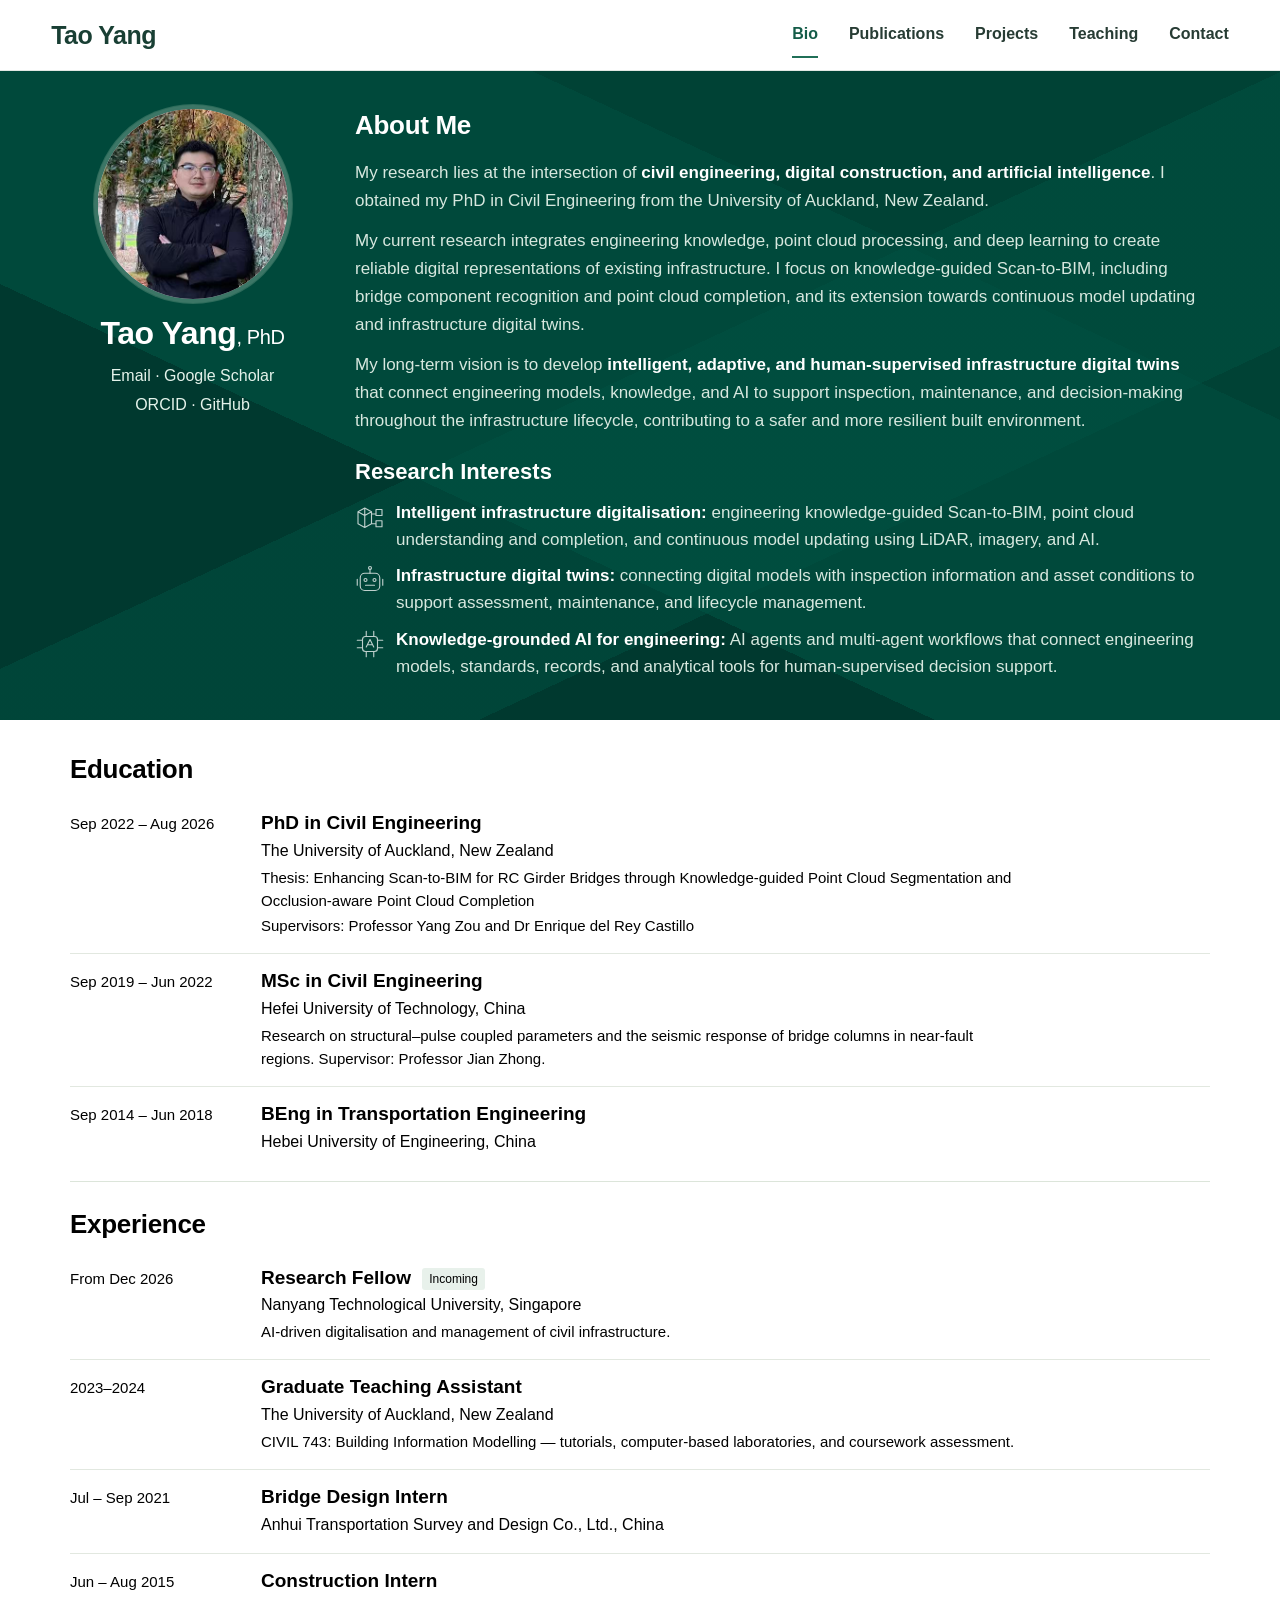
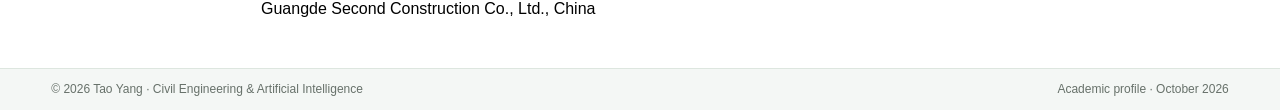
<file: index.html>
<!DOCTYPE html>
<html lang="en"><head><meta charset="utf-8"><meta name="viewport" content="width=device-width, initial-scale=1"><meta name="description" content="Tao Yang — Civil engineering researcher working on knowledge-guided Scan-to-BIM, infrastructure digital twins, and AI-enabled engineering."><title>Bio | Tao Yang</title>
<link rel="stylesheet" href="styles.css"></head><body class="bio-page"><header><div class="wrap nav"><a class="brand" href="index.html">Tao Yang</a><nav aria-label="Main navigation"><a aria-current="page" href="index.html">Bio</a><a href="publications.html">Publications</a><a href="projects.html">Projects</a><a href="teaching.html">Teaching</a><a href="contact.html">Contact</a></nav></div></header><main><div class="wrap"><div class="hero bio-overview"><aside class="profile"><div class="portrait-frame"><img class="portrait" src="tao-yang-portrait.jpg" alt="Portrait of Tao Yang outdoors" width="1279" height="1706"></div><h1 data-content="text-1">Tao Yang<span>, PhD</span></h1><div class="profile-links"><a href="mailto:tyan632@aucklanduni.ac.nz">Email</a> · <a href="https://scholar.google.com/citations?user=DIgNqW0AAAAJ&amp;hl=en" data-link="link-1">Google Scholar</a><br><a href="https://orcid.org/0000-0002-8576-0126" data-link="link-2">ORCID</a> · <a href="https://github.com/TaoYang-code" data-link="link-3">GitHub</a></div></aside><div class="bio"><h2 data-content="text-2">About Me</h2><p data-content="text-3">My research lies at the intersection of <strong>civil engineering, digital construction, and artificial intelligence</strong>. I obtained my PhD in Civil Engineering from the University of Auckland, New Zealand.</p><p data-content="text-4">My current research integrates engineering knowledge, point cloud processing, and deep learning to create reliable digital representations of existing infrastructure. I focus on knowledge-guided Scan-to-BIM, including bridge component recognition and point cloud completion, and its extension towards continuous model updating and infrastructure digital twins.</p><p data-content="text-5">My long-term vision is to develop <strong>intelligent, adaptive, and human-supervised infrastructure digital twins</strong> that connect engineering models, knowledge, and AI to support inspection, maintenance, and decision-making throughout the infrastructure lifecycle, contributing to a safer and more resilient built environment.</p><h3 class="interests-heading" data-content="text-6">Research Interests</h3><ul class="interest-list"><li><img class="interest-icon" src="icon-digital-twin.svg" alt=""><div data-content="text-35"><strong>Intelligent infrastructure digitalisation:</strong> engineering knowledge-guided Scan-to-BIM, point cloud understanding and completion, and continuous model updating using LiDAR, imagery, and AI.</div></li><li><img class="interest-icon" src="icon-robot.svg" alt=""><div data-content="text-36"><strong>Infrastructure digital twins:</strong> connecting digital models with inspection information and asset conditions to support assessment, maintenance, and lifecycle management.</div></li><li><img class="interest-icon" src="icon-ai.svg" alt=""><div data-content="text-37"><strong>Knowledge-grounded AI for engineering:</strong> AI agents and multi-agent workflows that connect engineering models, standards, records, and analytical tools for human-supervised decision support.</div></li></ul></div></div><div class="bio-history"><section class="history-section" aria-labelledby="education-heading"><h2 id="education-heading" data-content="text-7">Education</h2><div class="history-row"><time data-content="text-8">Sep 2022 – Aug 2026</time><div><h3 data-content="text-9">PhD in Civil Engineering</h3><p data-content="text-10">The University of Auckland, New Zealand</p><p class="history-detail" data-content="text-11">Thesis: Enhancing Scan-to-BIM for RC Girder Bridges through Knowledge-guided Point Cloud Segmentation and Occlusion-aware Point Cloud Completion</p><p class="history-detail" data-content="text-12">Supervisors: Professor Yang Zou and Dr Enrique del Rey Castillo</p></div></div><div class="history-row"><time data-content="text-13">Sep 2019 – Jun 2022</time><div><h3 data-content="text-14">MSc in Civil Engineering</h3><p data-content="text-15">Hefei University of Technology, China</p><p class="history-detail" data-content="text-16">Research on structural–pulse coupled parameters and the seismic response of bridge columns in near-fault regions. Supervisor: Professor Jian Zhong.</p></div></div><div class="history-row"><time data-content="text-17">Sep 2014 – Jun 2018</time><div><h3 data-content="text-18">BEng in Transportation Engineering</h3><p data-content="text-19">Hebei University of Engineering, China</p></div></div></section><section class="history-section" aria-labelledby="experience-heading"><h2 id="experience-heading" data-content="text-20">Experience</h2><div class="history-row"><time data-content="text-21">From Dec 2026</time><div><h3 data-content="text-22">Research Fellow <span class="incoming-label">Incoming</span></h3><p data-content="text-23">Nanyang Technological University, Singapore</p><p class="history-detail" data-content="text-24">AI-driven digitalisation and management of civil infrastructure.</p></div></div><div class="history-row"><time data-content="text-25">2023–2024</time><div><h3 data-content="text-26">Graduate Teaching Assistant</h3><p data-content="text-27">The University of Auckland, New Zealand</p><p class="history-detail" data-content="text-28">CIVIL 743: Building Information Modelling — tutorials, computer-based laboratories, and coursework assessment.</p></div></div><div class="history-row"><time data-content="text-29">Jul – Sep 2021</time><div><h3 data-content="text-30">Bridge Design Intern</h3><p data-content="text-31">Anhui Transportation Survey and Design Co., Ltd., China</p></div></div><div class="history-row"><time data-content="text-32">Jun – Aug 2015</time><div><h3 data-content="text-33">Construction Intern</h3><p data-content="text-34">Guangde Second Construction Co., Ltd., China</p></div></div></section></div></div></main><footer><div class="wrap"><span>© 2026 Tao Yang · Civil Engineering &amp; Artificial Intelligence</span><span>Academic profile · October 2026</span></div></footer><script src="content-loader.js" data-page="index"></script></body></html>
</file>
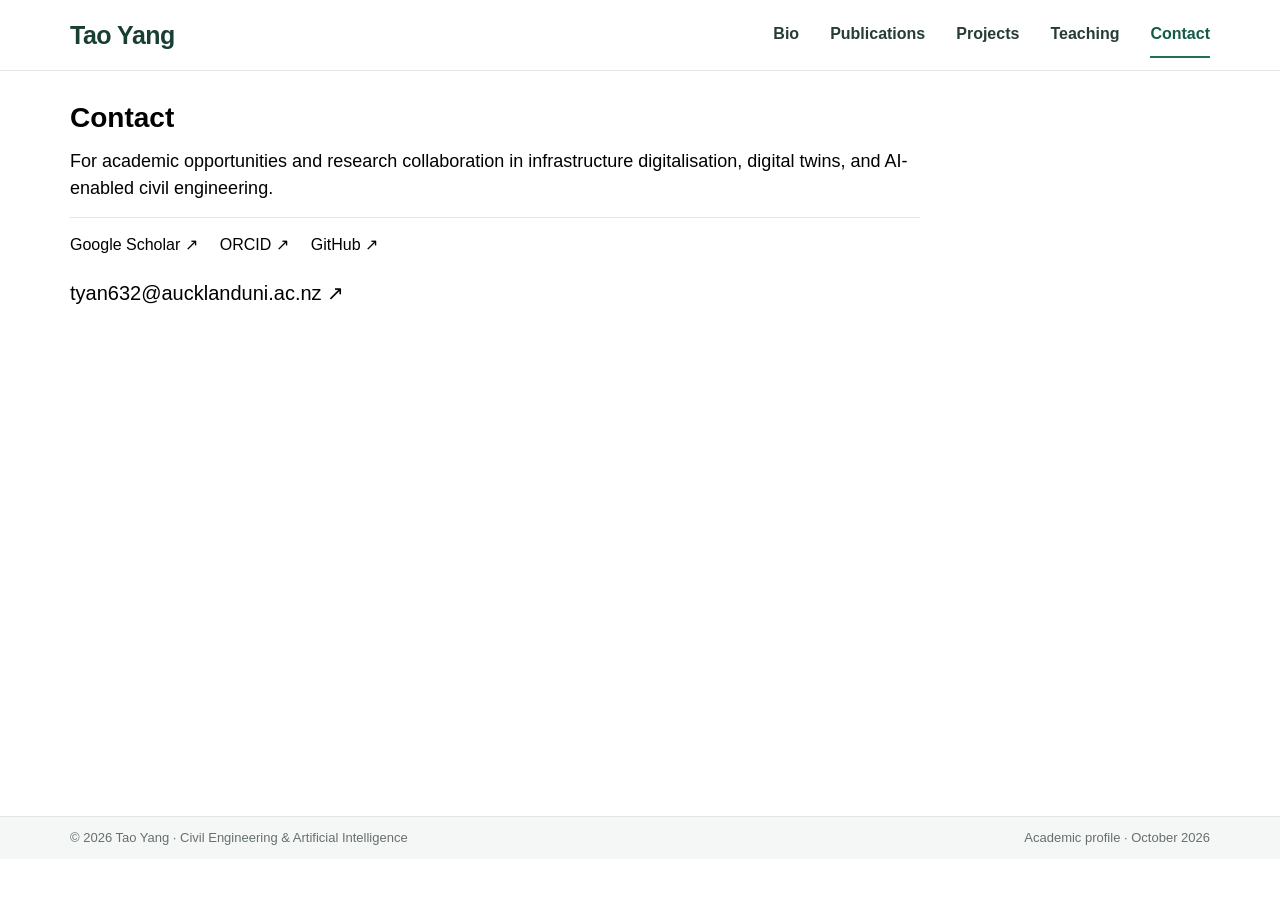
<file: contact.html>
<!DOCTYPE html>
<html lang="en"><head><meta charset="utf-8"><meta name="viewport" content="width=device-width, initial-scale=1"><meta name="description" content="Tao Yang — Civil engineering researcher working on knowledge-guided Scan-to-BIM, infrastructure digital twins, and AI-enabled engineering."><title>Contact | Tao Yang</title>
<link rel="stylesheet" href="styles.css"></head><body><header><div class="wrap nav"><a class="brand" href="index.html">Tao Yang</a><nav aria-label="Main navigation"><a href="index.html">Bio</a><a href="publications.html">Publications</a><a href="projects.html">Projects</a><a href="teaching.html">Teaching</a><a aria-current="page" href="contact.html">Contact</a></nav></div></header><main><div class="wrap page-content"><div class="contact" id="contact"><div class="wrap"><div><h2 data-content="text-1">Contact</h2><p data-content="text-2">For academic opportunities and research collaboration in infrastructure digitalisation, digital twins, and AI-enabled civil engineering.</p><div class="links"><a href="https://scholar.google.com/citations?user=DIgNqW0AAAAJ&amp;hl=en" data-link="link-1">Google Scholar ↗</a><a href="https://orcid.org/0000-0002-8576-0126" data-link="link-2">ORCID ↗</a><a href="https://github.com/TaoYang-code" data-link="link-3">GitHub ↗</a></div></div><a class="email" href="mailto:tyan632@aucklanduni.ac.nz" data-link="link-4">tyan632@aucklanduni.ac.nz ↗</a></div></div></div></main><footer><div class="wrap"><span>© 2026 Tao Yang · Civil Engineering &amp; Artificial Intelligence</span><span>Academic profile · October 2026</span></div></footer><script src="content-loader.js" data-page="contact"></script></body></html>
</file>
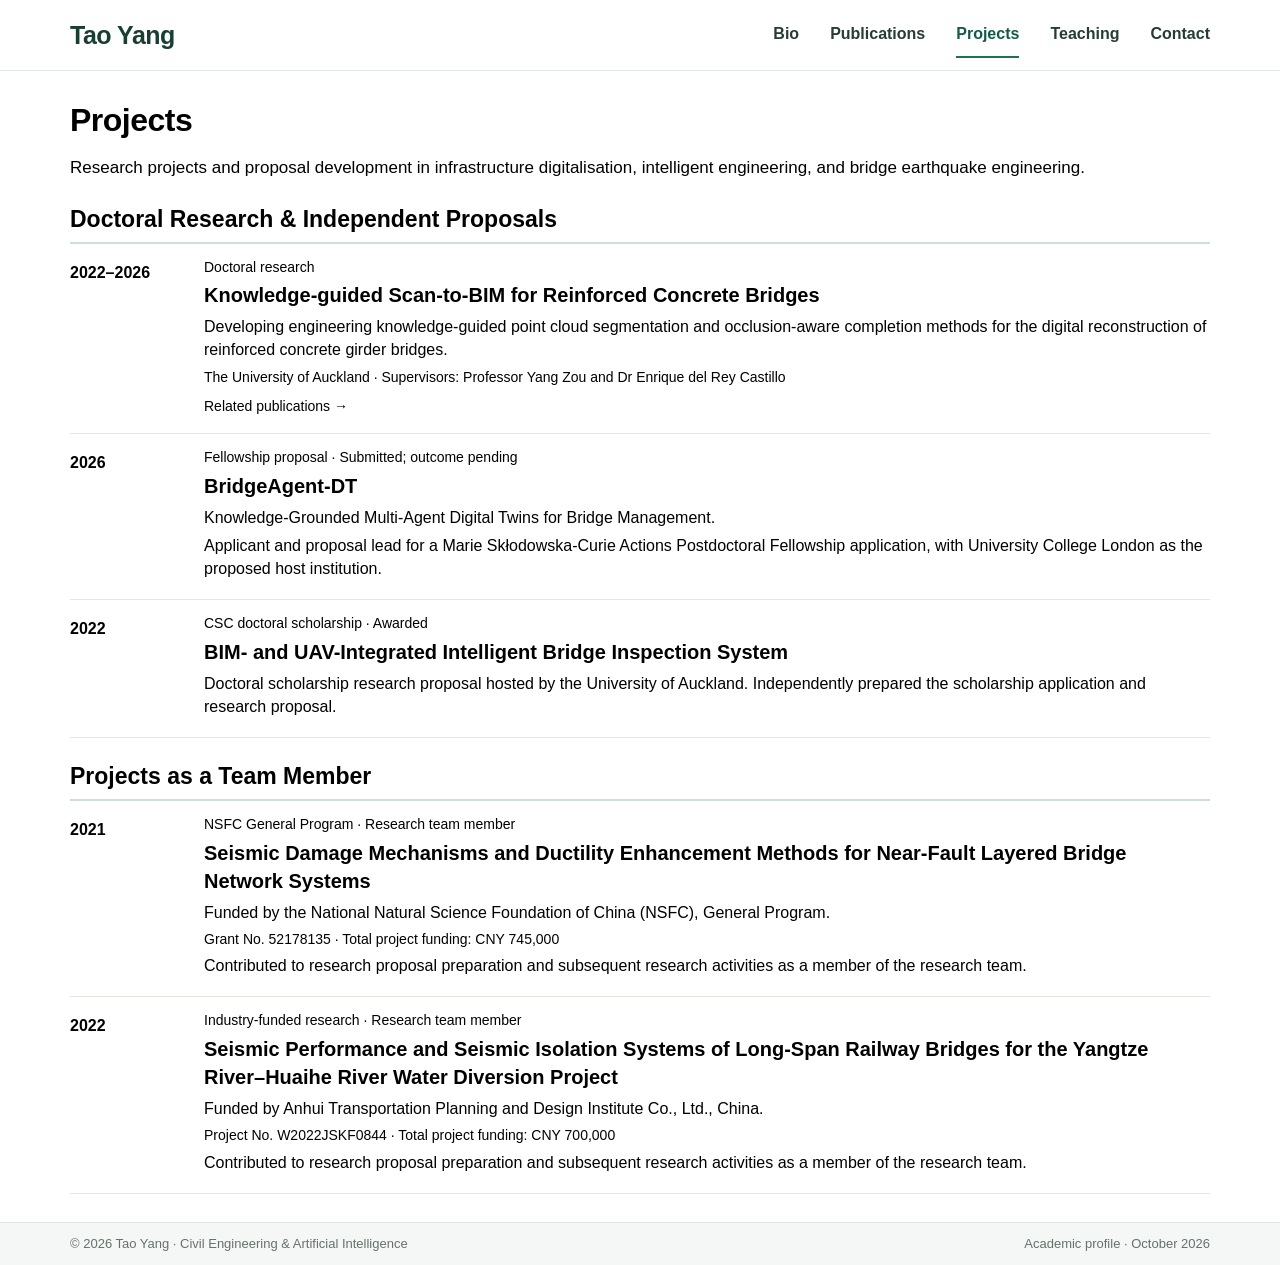
<file: projects.html>
<!DOCTYPE html>
<html lang="en"><head><meta charset="utf-8"><meta name="viewport" content="width=device-width, initial-scale=1"><meta name="description" content="Tao Yang — Civil engineering researcher working on knowledge-guided Scan-to-BIM, infrastructure digital twins, and AI-enabled engineering."><title>Projects | Tao Yang</title>
<link rel="stylesheet" href="styles.css"></head><body class="projects-page"><header><div class="wrap nav"><a class="brand" href="index.html">Tao Yang</a><nav aria-label="Main navigation"><a href="index.html">Bio</a><a href="publications.html">Publications</a><a aria-current="page" href="projects.html">Projects</a><a href="teaching.html">Teaching</a><a href="contact.html">Contact</a></nav></div></header><main><div class="wrap page-content"><h1 data-content="text-1">Projects</h1><p class="project-intro" data-content="text-2">Research projects and proposal development in infrastructure digitalisation, intelligent engineering, and bridge earthquake engineering.</p><h2 class="project-group" data-content="text-3">Doctoral Research &amp; Independent Proposals</h2><div class="project-list"><article class="project-row"><time data-content="text-4">2022–2026</time><div class="project-body"><div class="project-meta" data-content="text-26">Doctoral research</div><h2 data-content="text-5">Knowledge-guided Scan-to-BIM for Reinforced Concrete Bridges</h2><p data-content="text-6">Developing engineering knowledge-guided point cloud segmentation and occlusion-aware completion methods for the digital reconstruction of reinforced concrete girder bridges.</p><p class="institution" data-content="text-7">The University of Auckland · Supervisors: Professor Yang Zou and Dr Enrique del Rey Castillo</p><a href="publications.html">Related publications →</a></div></article><article class="project-row"><time data-content="text-8">2026</time><div class="project-body"><div class="project-meta" data-content="text-27">Fellowship proposal · Submitted; outcome pending</div><h2 data-content="text-9">BridgeAgent-DT</h2><p data-content="text-10">Knowledge-Grounded Multi-Agent Digital Twins for Bridge Management.</p><p data-content="text-11">Applicant and proposal lead for a Marie Skłodowska-Curie Actions Postdoctoral Fellowship application, with University College London as the proposed host institution.</p></div></article><article class="project-row"><time data-content="text-12">2022</time><div class="project-body"><div class="project-meta" data-content="text-28">CSC doctoral scholarship · Awarded</div><h2 data-content="text-13">BIM- and UAV-Integrated Intelligent Bridge Inspection System</h2><p data-content="text-14">Doctoral scholarship research proposal hosted by the University of Auckland. Independently prepared the scholarship application and research proposal.</p></div></article></div><h2 class="project-group" data-content="text-15">Projects as a Team Member</h2><div class="project-list"><article class="project-row"><time data-content="text-16">2021</time><div class="project-body"><div class="project-meta" data-content="text-29">NSFC General Program · Research team member</div><h2 data-content="text-17">Seismic Damage Mechanisms and Ductility Enhancement Methods for Near-Fault Layered Bridge Network Systems</h2><p data-content="text-18">Funded by the National Natural Science Foundation of China (NSFC), General Program.</p><p class="institution" data-content="text-19">Grant No. 52178135 · Total project funding: CNY 745,000</p><p data-content="text-20">Contributed to research proposal preparation and subsequent research activities as a member of the research team.</p></div></article><article class="project-row"><time data-content="text-21">2022</time><div class="project-body"><div class="project-meta" data-content="text-30">Industry-funded research · Research team member</div><h2 data-content="text-22">Seismic Performance and Seismic Isolation Systems of Long-Span Railway Bridges for the Yangtze River–Huaihe River Water Diversion Project</h2><p data-content="text-23">Funded by Anhui Transportation Planning and Design Institute Co., Ltd., China.</p><p class="institution" data-content="text-24">Project No. W2022JSKF0844 · Total project funding: CNY 700,000</p><p data-content="text-25">Contributed to research proposal preparation and subsequent research activities as a member of the research team.</p></div></article></div></div></main><footer><div class="wrap"><span>© 2026 Tao Yang · Civil Engineering &amp; Artificial Intelligence</span><span>Academic profile · October 2026</span></div></footer><script src="content-loader.js" data-page="projects"></script></body></html>
</file>
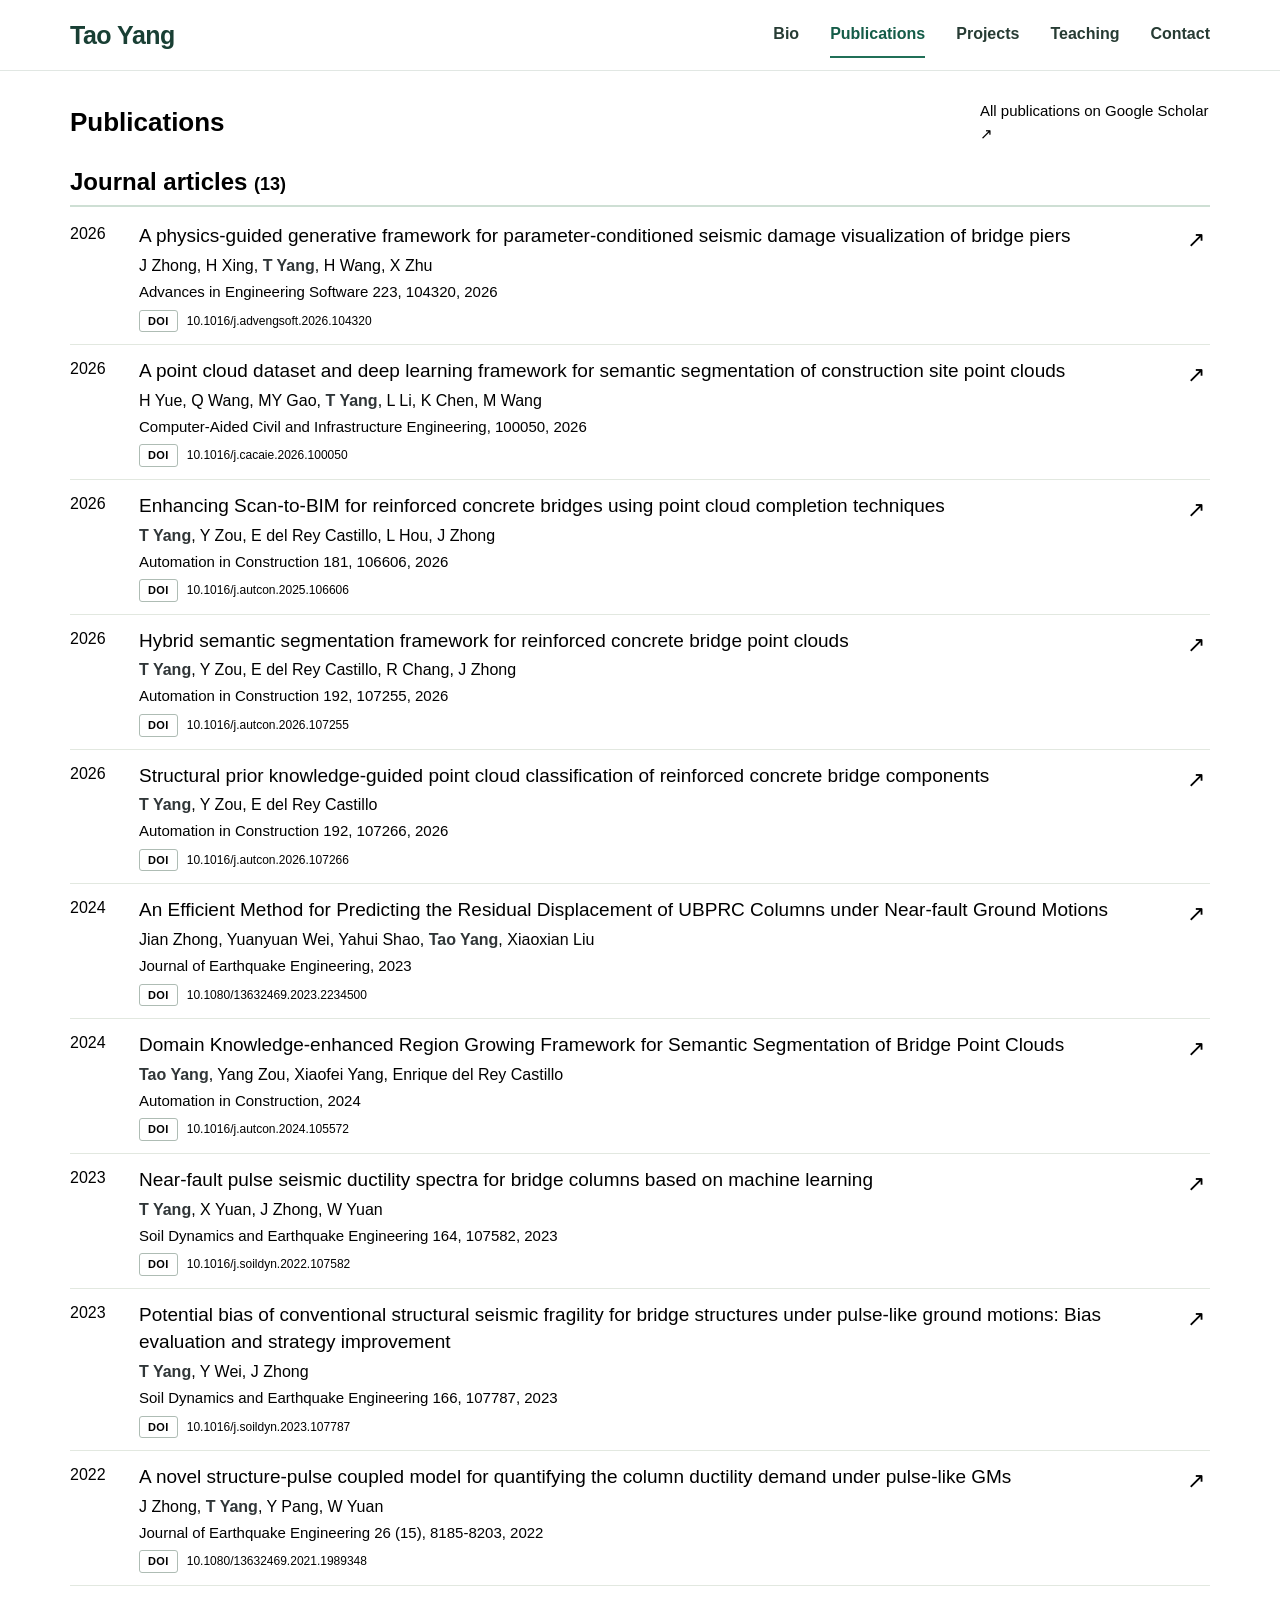
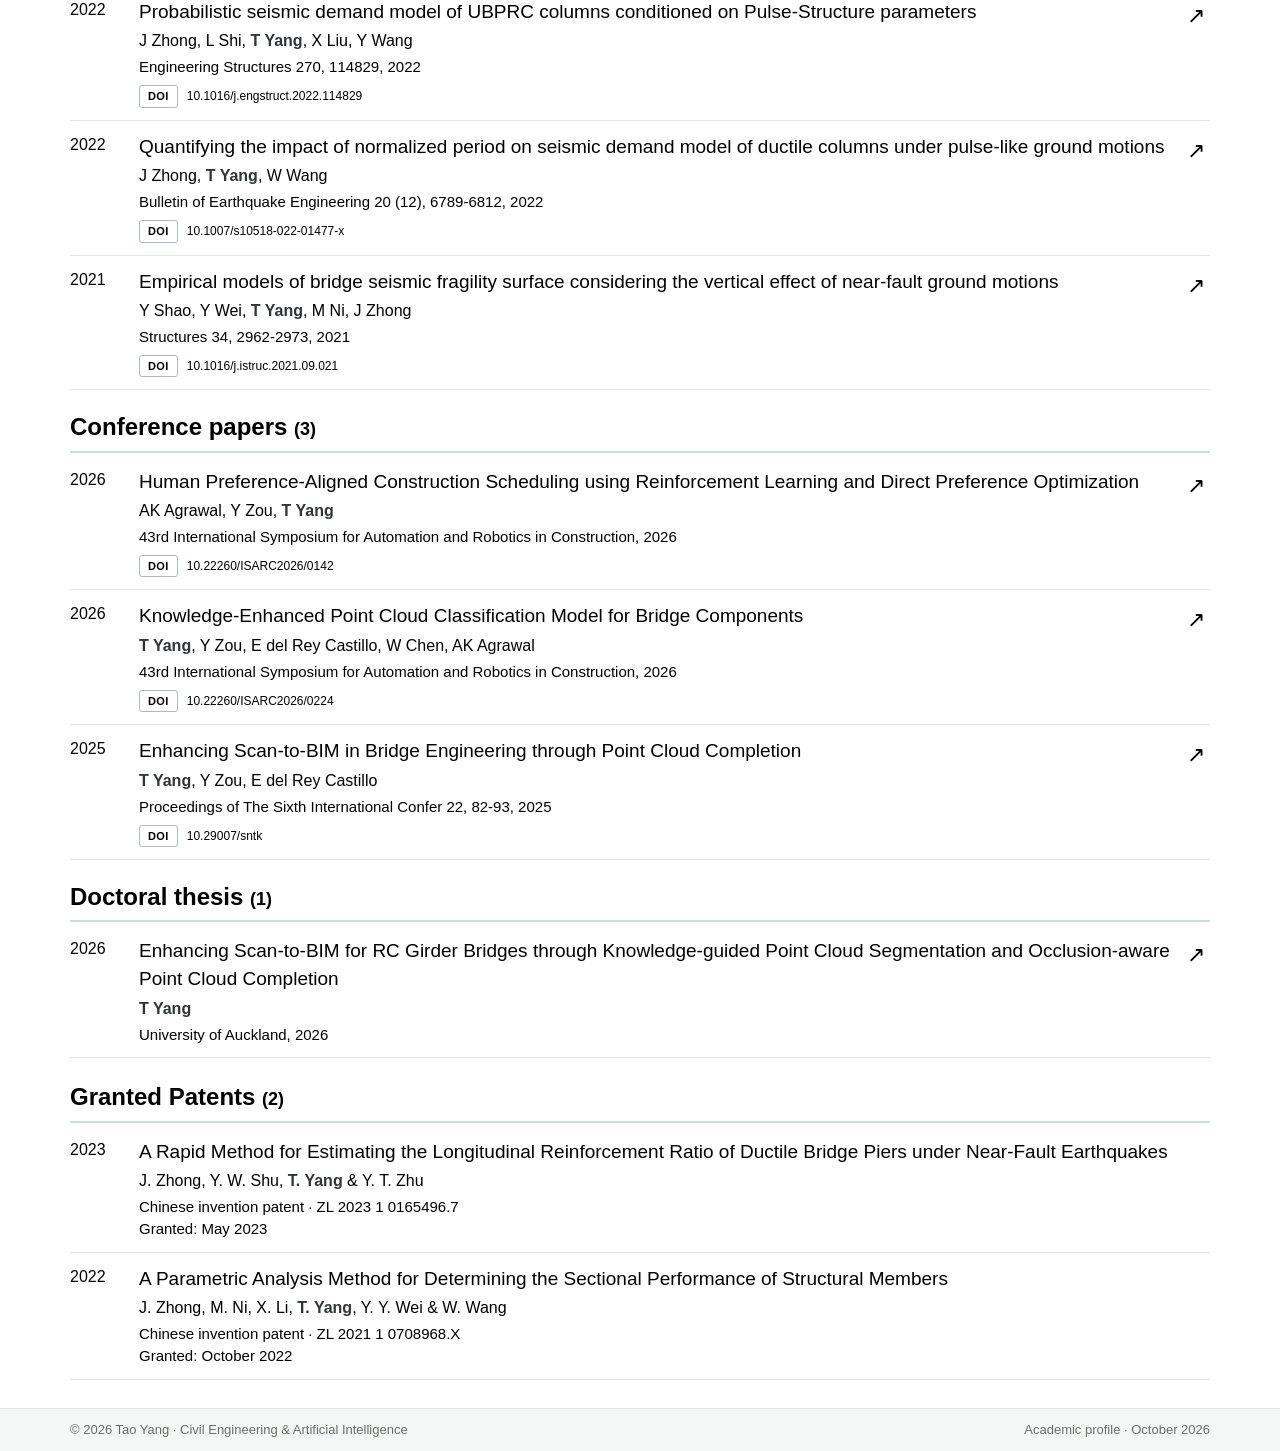
<file: publications.html>
<!DOCTYPE html>
<html lang="en"><head><meta charset="utf-8"><meta name="viewport" content="width=device-width, initial-scale=1"><meta name="description" content="Tao Yang — Civil engineering researcher working on knowledge-guided Scan-to-BIM, infrastructure digital twins, and AI-enabled engineering."><title>Publications | Tao Yang</title>
<link rel="stylesheet" href="styles.css"></head><body><header><div class="wrap nav"><a class="brand" href="index.html">Tao Yang</a><nav aria-label="Main navigation"><a href="index.html">Bio</a><a aria-current="page" href="publications.html">Publications</a><a href="projects.html">Projects</a><a href="teaching.html">Teaching</a><a href="contact.html">Contact</a></nav></div></header><main><div class="wrap page-content"><section id="publications"><div class="section-top"><div><h2 data-content="text-1">Publications</h2></div><a href="https://scholar.google.com/citations?user=DIgNqW0AAAAJ&amp;hl=en" target="_blank" rel="noopener" data-link="link-1">All publications on Google Scholar ↗</a></div><div id="papers"><h3 class="publication-group" data-content="text-2">Journal articles <span>(13)</span></h3><article class="pub"><div class="year">2026</div><div><h3 data-content="text-3"><a href="https://doi.org/10.1016/j.advengsoft.2026.104320" target="_blank" rel="noopener">A physics-guided generative framework for parameter-conditioned seismic damage visualization of bridge piers</a></h3><p data-content="text-4">J Zhong, H Xing, <strong>T Yang</strong>, H Wang, X Zhu</p><div class="venue" data-content="text-44">Advances in Engineering Software 223, 104320, 2026</div><div class="publication-actions"><a class="doi-link" href="https://doi.org/10.1016/j.advengsoft.2026.104320" target="_blank" rel="noopener" aria-label="DOI 10.1016/j.advengsoft.2026.104320" data-link="link-2">DOI</a><span class="doi-number">10.1016/j.advengsoft.2026.104320</span></div></div><a class="arrow" aria-label="Read A physics-guided generative framework for parameter-conditioned seismic damage visualization of bridge piers" href="https://doi.org/10.1016/j.advengsoft.2026.104320" target="_blank" rel="noopener" data-link="link-3">↗</a></article><article class="pub"><div class="year">2026</div><div><h3 data-content="text-5"><a href="https://doi.org/10.1016/j.cacaie.2026.100050" target="_blank" rel="noopener">A point cloud dataset and deep learning framework for semantic segmentation of construction site point clouds</a></h3><p data-content="text-6">H Yue, Q Wang, MY Gao, <strong>T Yang</strong>, L Li, K Chen, M Wang</p><div class="venue" data-content="text-45">Computer-Aided Civil and Infrastructure Engineering, 100050, 2026</div><div class="publication-actions"><a class="doi-link" href="https://doi.org/10.1016/j.cacaie.2026.100050" target="_blank" rel="noopener" aria-label="DOI 10.1016/j.cacaie.2026.100050" data-link="link-4">DOI</a><span class="doi-number">10.1016/j.cacaie.2026.100050</span></div></div><a class="arrow" aria-label="Read A point cloud dataset and deep learning framework for semantic segmentation of construction site point clouds" href="https://doi.org/10.1016/j.cacaie.2026.100050" target="_blank" rel="noopener" data-link="link-5">↗</a></article><article class="pub"><div class="year">2026</div><div><h3 data-content="text-7"><a href="https://doi.org/10.1016/j.autcon.2025.106606" target="_blank" rel="noopener">Enhancing Scan-to-BIM for reinforced concrete bridges using point cloud completion techniques</a></h3><p data-content="text-8"><strong>T Yang</strong>, Y Zou, E del Rey Castillo, L Hou, J Zhong</p><div class="venue" data-content="text-46">Automation in Construction 181, 106606, 2026</div><div class="publication-actions"><a class="doi-link" href="https://doi.org/10.1016/j.autcon.2025.106606" target="_blank" rel="noopener" aria-label="DOI 10.1016/j.autcon.2025.106606" data-link="link-6">DOI</a><span class="doi-number">10.1016/j.autcon.2025.106606</span></div></div><a class="arrow" aria-label="Read Enhancing Scan-to-BIM for reinforced concrete bridges using point cloud completion techniques" href="https://doi.org/10.1016/j.autcon.2025.106606" target="_blank" rel="noopener" data-link="link-7">↗</a></article><article class="pub"><div class="year">2026</div><div><h3 data-content="text-9"><a href="https://doi.org/10.1016/j.autcon.2026.107255" target="_blank" rel="noopener">Hybrid semantic segmentation framework for reinforced concrete bridge point clouds</a></h3><p data-content="text-10"><strong>T Yang</strong>, Y Zou, E del Rey Castillo, R Chang, J Zhong</p><div class="venue" data-content="text-47">Automation in Construction 192, 107255, 2026</div><div class="publication-actions"><a class="doi-link" href="https://doi.org/10.1016/j.autcon.2026.107255" target="_blank" rel="noopener" aria-label="DOI 10.1016/j.autcon.2026.107255" data-link="link-8">DOI</a><span class="doi-number">10.1016/j.autcon.2026.107255</span></div></div><a class="arrow" aria-label="Read Hybrid semantic segmentation framework for reinforced concrete bridge point clouds" href="https://doi.org/10.1016/j.autcon.2026.107255" target="_blank" rel="noopener" data-link="link-9">↗</a></article><article class="pub"><div class="year">2026</div><div><h3 data-content="text-11"><a href="https://doi.org/10.1016/j.autcon.2026.107266" target="_blank" rel="noopener">Structural prior knowledge-guided point cloud classification of reinforced concrete bridge components</a></h3><p data-content="text-12"><strong>T Yang</strong>, Y Zou, E del Rey Castillo</p><div class="venue" data-content="text-48">Automation in Construction 192, 107266, 2026</div><div class="publication-actions"><a class="doi-link" href="https://doi.org/10.1016/j.autcon.2026.107266" target="_blank" rel="noopener" aria-label="DOI 10.1016/j.autcon.2026.107266" data-link="link-10">DOI</a><span class="doi-number">10.1016/j.autcon.2026.107266</span></div></div><a class="arrow" aria-label="Read Structural prior knowledge-guided point cloud classification of reinforced concrete bridge components" href="https://doi.org/10.1016/j.autcon.2026.107266" target="_blank" rel="noopener" data-link="link-11">↗</a></article><article class="pub"><div class="year">2024</div><div><h3 data-content="text-13"><a href="https://doi.org/10.1080/13632469.2023.2234500" target="_blank" rel="noopener">An Efficient Method for Predicting the Residual Displacement of UBPRC Columns under Near-fault Ground Motions</a></h3><p data-content="text-14">Jian Zhong, Yuanyuan Wei, Yahui Shao, <strong>Tao Yang</strong>, Xiaoxian Liu</p><div class="venue" data-content="text-49">Journal of Earthquake Engineering, 2023</div><div class="publication-actions"><a class="doi-link" href="https://doi.org/10.1080/13632469.2023.2234500" target="_blank" rel="noopener" aria-label="DOI 10.1080/13632469.2023.2234500" data-link="link-12">DOI</a><span class="doi-number">10.1080/13632469.2023.2234500</span></div></div><a class="arrow" aria-label="Read An Efficient Method for Predicting the Residual Displacement of UBPRC Columns under Near-fault Ground Motions" href="https://doi.org/10.1080/13632469.2023.2234500" target="_blank" rel="noopener" data-link="link-13">↗</a></article><article class="pub"><div class="year">2024</div><div><h3 data-content="text-15"><a href="https://doi.org/10.1016/j.autcon.2024.105572" target="_blank" rel="noopener">Domain Knowledge-enhanced Region Growing Framework for Semantic Segmentation of Bridge Point Clouds</a></h3><p data-content="text-16"><strong>Tao Yang</strong>, Yang Zou, Xiaofei Yang, Enrique del Rey Castillo</p><div class="venue" data-content="text-50">Automation in Construction, 2024</div><div class="publication-actions"><a class="doi-link" href="https://doi.org/10.1016/j.autcon.2024.105572" target="_blank" rel="noopener" aria-label="DOI 10.1016/j.autcon.2024.105572" data-link="link-14">DOI</a><span class="doi-number">10.1016/j.autcon.2024.105572</span></div></div><a class="arrow" aria-label="Read Domain Knowledge-enhanced Region Growing Framework for Semantic Segmentation of Bridge Point Clouds" href="https://doi.org/10.1016/j.autcon.2024.105572" target="_blank" rel="noopener" data-link="link-15">↗</a></article><article class="pub"><div class="year">2023</div><div><h3 data-content="text-17"><a href="https://doi.org/10.1016/j.soildyn.2022.107582" target="_blank" rel="noopener">Near-fault pulse seismic ductility spectra for bridge columns based on machine learning</a></h3><p data-content="text-18"><strong>T Yang</strong>, X Yuan, J Zhong, W Yuan</p><div class="venue" data-content="text-51">Soil Dynamics and Earthquake Engineering 164, 107582, 2023</div><div class="publication-actions"><a class="doi-link" href="https://doi.org/10.1016/j.soildyn.2022.107582" target="_blank" rel="noopener" aria-label="DOI 10.1016/j.soildyn.2022.107582" data-link="link-16">DOI</a><span class="doi-number">10.1016/j.soildyn.2022.107582</span></div></div><a class="arrow" aria-label="Read Near-fault pulse seismic ductility spectra for bridge columns based on machine learning" href="https://doi.org/10.1016/j.soildyn.2022.107582" target="_blank" rel="noopener" data-link="link-17">↗</a></article><article class="pub"><div class="year">2023</div><div><h3 data-content="text-19"><a href="https://doi.org/10.1016/j.soildyn.2023.107787" target="_blank" rel="noopener">Potential bias of conventional structural seismic fragility for bridge structures under pulse-like ground motions: Bias evaluation and strategy improvement</a></h3><p data-content="text-20"><strong>T Yang</strong>, Y Wei, J Zhong</p><div class="venue" data-content="text-52">Soil Dynamics and Earthquake Engineering 166, 107787, 2023</div><div class="publication-actions"><a class="doi-link" href="https://doi.org/10.1016/j.soildyn.2023.107787" target="_blank" rel="noopener" aria-label="DOI 10.1016/j.soildyn.2023.107787" data-link="link-18">DOI</a><span class="doi-number">10.1016/j.soildyn.2023.107787</span></div></div><a class="arrow" aria-label="Read Potential bias of conventional structural seismic fragility for bridge structures under pulse-like ground motions: Bias evaluation and strategy improvement" href="https://doi.org/10.1016/j.soildyn.2023.107787" target="_blank" rel="noopener" data-link="link-19">↗</a></article><article class="pub"><div class="year">2022</div><div><h3 data-content="text-21"><a href="https://doi.org/10.1080/13632469.2021.1989348" target="_blank" rel="noopener">A novel structure-pulse coupled model for quantifying the column ductility demand under pulse-like GMs</a></h3><p data-content="text-22">J Zhong, <strong>T Yang</strong>, Y Pang, W Yuan</p><div class="venue" data-content="text-53">Journal of Earthquake Engineering 26 (15), 8185-8203, 2022</div><div class="publication-actions"><a class="doi-link" href="https://doi.org/10.1080/13632469.2021.1989348" target="_blank" rel="noopener" aria-label="DOI 10.1080/13632469.2021.1989348" data-link="link-20">DOI</a><span class="doi-number">10.1080/13632469.2021.1989348</span></div></div><a class="arrow" aria-label="Read A novel structure-pulse coupled model for quantifying the column ductility demand under pulse-like GMs" href="https://doi.org/10.1080/13632469.2021.1989348" target="_blank" rel="noopener" data-link="link-21">↗</a></article><article class="pub"><div class="year">2022</div><div><h3 data-content="text-23"><a href="https://doi.org/10.1016/j.engstruct.2022.114829" target="_blank" rel="noopener">Probabilistic seismic demand model of UBPRC columns conditioned on Pulse-Structure parameters</a></h3><p data-content="text-24">J Zhong, L Shi, <strong>T Yang</strong>, X Liu, Y Wang</p><div class="venue" data-content="text-54">Engineering Structures 270, 114829, 2022</div><div class="publication-actions"><a class="doi-link" href="https://doi.org/10.1016/j.engstruct.2022.114829" target="_blank" rel="noopener" aria-label="DOI 10.1016/j.engstruct.2022.114829" data-link="link-22">DOI</a><span class="doi-number">10.1016/j.engstruct.2022.114829</span></div></div><a class="arrow" aria-label="Read Probabilistic seismic demand model of UBPRC columns conditioned on Pulse-Structure parameters" href="https://doi.org/10.1016/j.engstruct.2022.114829" target="_blank" rel="noopener" data-link="link-23">↗</a></article><article class="pub"><div class="year">2022</div><div><h3 data-content="text-25"><a href="https://doi.org/10.1007/s10518-022-01477-x" target="_blank" rel="noopener">Quantifying the impact of normalized period on seismic demand model of ductile columns under pulse-like ground motions</a></h3><p data-content="text-26">J Zhong, <strong>T Yang</strong>, W Wang</p><div class="venue" data-content="text-55">Bulletin of Earthquake Engineering 20 (12), 6789-6812, 2022</div><div class="publication-actions"><a class="doi-link" href="https://doi.org/10.1007/s10518-022-01477-x" target="_blank" rel="noopener" aria-label="DOI 10.1007/s10518-022-01477-x" data-link="link-24">DOI</a><span class="doi-number">10.1007/s10518-022-01477-x</span></div></div><a class="arrow" aria-label="Read Quantifying the impact of normalized period on seismic demand model of ductile columns under pulse-like ground motions" href="https://doi.org/10.1007/s10518-022-01477-x" target="_blank" rel="noopener" data-link="link-25">↗</a></article><article class="pub"><div class="year">2021</div><div><h3 data-content="text-27"><a href="https://doi.org/10.1016/j.istruc.2021.09.021" target="_blank" rel="noopener">Empirical models of bridge seismic fragility surface considering the vertical effect of near-fault ground motions</a></h3><p data-content="text-28">Y Shao, Y Wei, <strong>T Yang</strong>, M Ni, J Zhong</p><div class="venue" data-content="text-56">Structures 34, 2962-2973, 2021</div><div class="publication-actions"><a class="doi-link" href="https://doi.org/10.1016/j.istruc.2021.09.021" target="_blank" rel="noopener" aria-label="DOI 10.1016/j.istruc.2021.09.021" data-link="link-26">DOI</a><span class="doi-number">10.1016/j.istruc.2021.09.021</span></div></div><a class="arrow" aria-label="Read Empirical models of bridge seismic fragility surface considering the vertical effect of near-fault ground motions" href="https://doi.org/10.1016/j.istruc.2021.09.021" target="_blank" rel="noopener" data-link="link-27">↗</a></article><h3 class="publication-group" data-content="text-29">Conference papers <span>(3)</span></h3><article class="pub"><div class="year">2026</div><div><h3 data-content="text-30"><a href="https://doi.org/10.22260/ISARC2026/0142" target="_blank" rel="noopener">Human Preference-Aligned Construction Scheduling using Reinforcement Learning and Direct Preference Optimization</a></h3><p data-content="text-31">AK Agrawal, Y Zou, <strong>T Yang</strong></p><div class="venue" data-content="text-57">43rd International Symposium for Automation and Robotics in Construction, 2026</div><div class="publication-actions"><a class="doi-link" href="https://doi.org/10.22260/ISARC2026/0142" target="_blank" rel="noopener" aria-label="DOI 10.22260/ISARC2026/0142" data-link="link-28">DOI</a><span class="doi-number">10.22260/ISARC2026/0142</span></div></div><a class="arrow" aria-label="Read Human Preference-Aligned Construction Scheduling using Reinforcement Learning and Direct Preference Optimization" href="https://doi.org/10.22260/ISARC2026/0142" target="_blank" rel="noopener" data-link="link-29">↗</a></article><article class="pub"><div class="year">2026</div><div><h3 data-content="text-32"><a href="https://doi.org/10.22260/ISARC2026/0224" target="_blank" rel="noopener">Knowledge-Enhanced Point Cloud Classification Model for Bridge Components</a></h3><p data-content="text-33"><strong>T Yang</strong>, Y Zou, E del Rey Castillo, W Chen, AK Agrawal</p><div class="venue" data-content="text-58">43rd International Symposium for Automation and Robotics in Construction, 2026</div><div class="publication-actions"><a class="doi-link" href="https://doi.org/10.22260/ISARC2026/0224" target="_blank" rel="noopener" aria-label="DOI 10.22260/ISARC2026/0224" data-link="link-30">DOI</a><span class="doi-number">10.22260/ISARC2026/0224</span></div></div><a class="arrow" aria-label="Read Knowledge-Enhanced Point Cloud Classification Model for Bridge Components" href="https://doi.org/10.22260/ISARC2026/0224" target="_blank" rel="noopener" data-link="link-31">↗</a></article><article class="pub"><div class="year">2025</div><div><h3 data-content="text-34"><a href="https://doi.org/10.29007/sntk" target="_blank" rel="noopener">Enhancing Scan-to-BIM in Bridge Engineering through Point Cloud Completion</a></h3><p data-content="text-35"><strong>T Yang</strong>, Y Zou, E del Rey Castillo</p><div class="venue" data-content="text-59">Proceedings of The Sixth International Confer 22, 82-93, 2025</div><div class="publication-actions"><a class="doi-link" href="https://doi.org/10.29007/sntk" target="_blank" rel="noopener" aria-label="DOI 10.29007/sntk" data-link="link-32">DOI</a><span class="doi-number">10.29007/sntk</span></div></div><a class="arrow" aria-label="Read Enhancing Scan-to-BIM in Bridge Engineering through Point Cloud Completion" href="https://doi.org/10.29007/sntk" target="_blank" rel="noopener" data-link="link-33">↗</a></article><h3 class="publication-group" data-content="text-36">Doctoral thesis <span>(1)</span></h3><article class="pub"><div class="year">2026</div><div><h3 data-content="text-37"><a href="https://scholar.google.com/citations?view_op=view_citation&amp;hl=en&amp;user=DIgNqW0AAAAJ&amp;pagesize=100&amp;citation_for_view=DIgNqW0AAAAJ:8k81kl-MbHgC" target="_blank" rel="noopener">Enhancing Scan-to-BIM for RC Girder Bridges through Knowledge-guided Point Cloud Segmentation and Occlusion-aware Point Cloud Completion</a></h3><p data-content="text-38"><strong>T Yang</strong></p><div class="venue" data-content="text-60">University of Auckland, 2026</div></div><a class="arrow" aria-label="Read Enhancing Scan-to-BIM for RC Girder Bridges through Knowledge-guided Point Cloud Segmentation and Occlusion-aware Point Cloud Completion" href="https://scholar.google.com/citations?view_op=view_citation&amp;hl=en&amp;user=DIgNqW0AAAAJ&amp;pagesize=100&amp;citation_for_view=DIgNqW0AAAAJ:8k81kl-MbHgC" target="_blank" rel="noopener" data-link="link-34">↗</a></article></div></section><section id="patents" aria-labelledby="patents-heading"><h2 id="patents-heading" class="publication-group" data-content="text-39">Granted Patents <span>(2)</span></h2><article class="pub"><div class="year">2023</div><div><h3 data-content="text-40">A Rapid Method for Estimating the Longitudinal Reinforcement Ratio of Ductile Bridge Piers under Near-Fault Earthquakes</h3><p data-content="text-41">J. Zhong, Y. W. Shu, <strong>T. Yang</strong> &amp; Y. T. Zhu</p><div class="venue" data-content="text-61">Chinese invention patent · ZL 2023 1 0165496.7<br>Granted: May 2023</div></div></article><article class="pub"><div class="year">2022</div><div><h3 data-content="text-42">A Parametric Analysis Method for Determining the Sectional Performance of Structural Members</h3><p data-content="text-43">J. Zhong, M. Ni, X. Li, <strong>T. Yang</strong>, Y. Y. Wei &amp; W. Wang</p><div class="venue" data-content="text-62">Chinese invention patent · ZL 2021 1 0708968.X<br>Granted: October 2022</div></div></article></section></div></main><footer><div class="wrap"><span>© 2026 Tao Yang · Civil Engineering &amp; Artificial Intelligence</span><span>Academic profile · October 2026</span></div></footer><script src="content-loader.js" data-page="publications"></script></body></html>
</file>
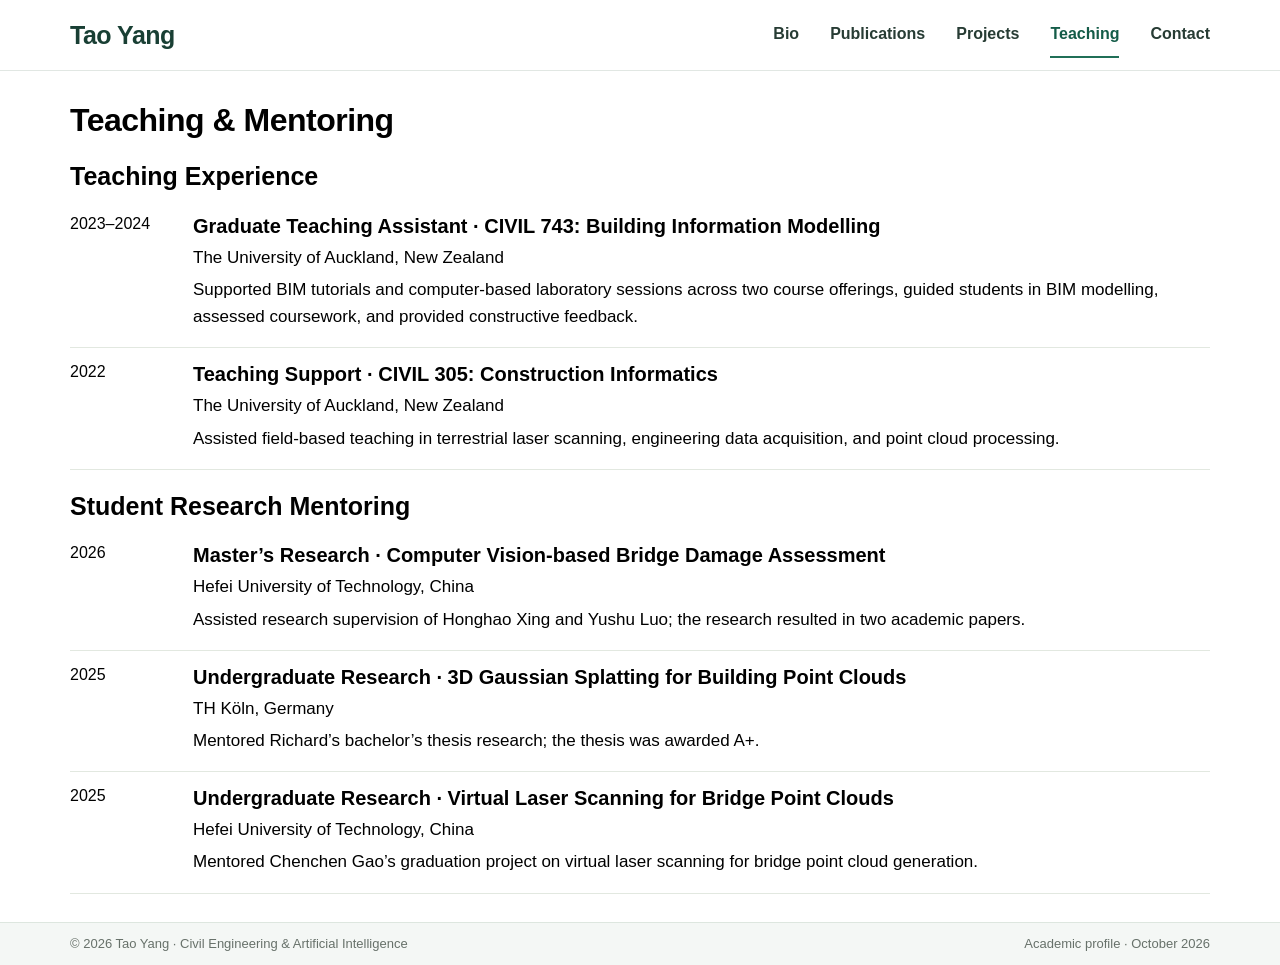
<file: teaching.html>
<!DOCTYPE html>
<html lang="en"><head><meta charset="utf-8"><meta name="viewport" content="width=device-width, initial-scale=1"><meta name="description" content="Tao Yang — Civil engineering researcher working on knowledge-guided Scan-to-BIM, infrastructure digital twins, and AI-enabled engineering."><title>Teaching | Tao Yang</title>
<link rel="stylesheet" href="styles.css"></head><body><header><div class="wrap nav"><a class="brand" href="index.html">Tao Yang</a><nav aria-label="Main navigation"><a href="index.html">Bio</a><a href="publications.html">Publications</a><a href="projects.html">Projects</a><a aria-current="page" href="teaching.html">Teaching</a><a href="contact.html">Contact</a></nav></div></header><main><div class="wrap page-content"><h1 data-content="text-1">Teaching &amp; Mentoring</h1><h2 class="chronology-heading" data-content="text-2">Teaching Experience</h2><div class="chronology"><article><time data-content="text-3">2023–2024</time><div><h3 data-content="text-4">Graduate Teaching Assistant · CIVIL 743: Building Information Modelling</h3><p class="institution" data-content="text-5">The University of Auckland, New Zealand</p><p data-content="text-6">Supported BIM tutorials and computer-based laboratory sessions across two course offerings, guided students in BIM modelling, assessed coursework, and provided constructive feedback.</p></div></article><article><time data-content="text-7">2022</time><div><h3 data-content="text-8">Teaching Support · CIVIL 305: Construction Informatics</h3><p class="institution" data-content="text-9">The University of Auckland, New Zealand</p><p data-content="text-10">Assisted field-based teaching in terrestrial laser scanning, engineering data acquisition, and point cloud processing.</p></div></article></div><h2 class="chronology-heading" data-content="text-11">Student Research Mentoring</h2><div class="chronology"><article><time data-content="text-12">2026</time><div><h3 data-content="text-13">Master’s Research · Computer Vision-based Bridge Damage Assessment</h3><p class="institution" data-content="text-14">Hefei University of Technology, China</p><p data-content="text-15">Assisted research supervision of Honghao Xing and Yushu Luo; the research resulted in two academic papers.</p></div></article><article><time data-content="text-16">2025</time><div><h3 data-content="text-17">Undergraduate Research · 3D Gaussian Splatting for Building Point Clouds</h3><p class="institution" data-content="text-18">TH Köln, Germany</p><p data-content="text-19">Mentored Richard’s bachelor’s thesis research; the thesis was awarded A+.</p></div></article><article><time data-content="text-20">2025</time><div><h3 data-content="text-21">Undergraduate Research · Virtual Laser Scanning for Bridge Point Clouds</h3><p class="institution" data-content="text-22">Hefei University of Technology, China</p><p data-content="text-23">Mentored Chenchen Gao’s graduation project on virtual laser scanning for bridge point cloud generation.</p></div></article></div></div></main><footer><div class="wrap"><span>© 2026 Tao Yang · Civil Engineering &amp; Artificial Intelligence</span><span>Academic profile · October 2026</span></div></footer><script src="content-loader.js" data-page="teaching"></script></body></html>
</file>
<file: styles.css>
*{box-sizing:border-box}body{margin:0;background:#fff;color:#303638;font:18px/1.65 Georgia,'Times New Roman',serif}a{color:#21698a;text-decoration:none}a:hover{text-decoration:underline;text-underline-offset:4px}a:focus-visible,button:focus-visible{outline:3px solid #21698a;outline-offset:4px}.wrap{width:min(1080px,90%);margin:auto}header{border-bottom:1px solid #e3e6e8;background:#fff}.nav{min-height:76px;display:flex;justify-content:space-between;align-items:center;gap:28px}.brand{font:29px Georgia,serif;color:#303638;white-space:nowrap}.brand span{display:none}nav{display:flex;gap:23px;font:16px Arial,sans-serif;flex-wrap:wrap}nav a{padding:10px 0}nav a[aria-current=page]{color:#303638;border-bottom:2px solid #21698a}main{min-height:calc(100vh - 155px)}h1{font:38px/1.2 Georgia,serif;margin:0 0 20px}h2{font:29px/1.3 Georgia,serif;margin:0 0 18px}h3{font:22px/1.4 Georgia,serif;margin:0 0 9px}p{margin:0 0 17px}.hero{display:grid;grid-template-columns:285px 1fr;gap:40px;padding:36px 0 25px;align-items:start}.profile{border-right:1px solid #e3e6e8;padding-right:25px}.profile h1{font-size:37px;margin:0 0 17px}.profile h1 span{font-size:23px}.profile p{font:16px/1.65 Arial,sans-serif;margin:0 0 16px}.profile .position{font-weight:600;margin-bottom:5px}.profile small{font-size:14px;color:#62696c}.profile-links{font:15px/1.8 Arial,sans-serif;margin:15px 0}.button{display:inline-block;font:15px Arial,sans-serif;padding:9px 15px;border:1px solid #b7c9d1;border-radius:3px}.bio h2{font-size:29px}.opportunity{font-size:16px;color:#58666c;border-left:2px solid #9cb9c8;padding-left:13px}.metrics{display:grid;grid-template-columns:repeat(4,1fr);gap:22px;border-top:1px solid #e3e6e8;padding:18px 0 28px}.metric strong{font-size:27px;display:block}.metric span{font:14px/1.5 Arial,sans-serif;display:block}.metric small{font:12px/1.5 Arial,sans-serif;color:#62696c;display:block;margin-top:5px}.page-content{padding:34px 0 40px}.page-content>section{padding:0;border:0}.section-top{display:flex;justify-content:space-between;align-items:center;gap:25px;margin-bottom:22px}.section-top h2{margin:0}.section-top>a{font:15px/1.5 Arial,sans-serif;max-width:230px}.research{display:grid;grid-template-columns:1fr;gap:22px;max-width:900px}.research article{border-bottom:1px solid #e3e6e8;padding-bottom:18px}.research p{font-size:18px;margin-bottom:10px}.num{display:none}.tags{font:14px/1.5 Arial,sans-serif;color:#62696c}.pub{display:grid;grid-template-columns:55px 1fr 23px;gap:18px;padding:20px 0;border-bottom:1px solid #e3e6e8}.pub h3{font-size:21px;margin-bottom:7px}.pub p{font:16px/1.6 Arial,sans-serif;color:#62696c;margin:0}.year{font-size:19px;color:#62696c}.venue{font:15px/1.6 Arial,sans-serif;color:#62696c;margin-top:6px}.arrow{font-size:22px}.note{font:14px/1.6 Arial,sans-serif;color:#62696c;margin-top:20px}.split{display:grid;grid-template-columns:.85fr 1.15fr;gap:40px}.timeline{border-left:1px solid #d8dfe3;padding-left:23px}.entry{padding-bottom:23px}.entry time{font:14px Arial,sans-serif;color:#21698a}.entry h3{font-size:21px;margin:5px 0}.entry p{font:16px/1.6 Arial,sans-serif;color:#62696c;margin:0}.teaching{display:grid;grid-template-columns:1fr 1fr;gap:35px}.teaching article{border-top:1px solid #e3e6e8;padding-top:18px}.teaching .tags{margin-bottom:10px}.teaching p{font-size:17px}.contact{max-width:850px}.contact .wrap{width:100%;display:block}.contact p{font-size:18px}.links{display:flex;flex-wrap:wrap;gap:22px;font:16px Arial,sans-serif;margin:24px 0}.email{display:inline-block;font-size:23px;margin-top:12px;overflow-wrap:anywhere}.contact h2{font-size:32px}footer{border-top:1px solid #e3e6e8;font:13px/1.6 Arial,sans-serif;color:#62696c;padding:18px 0}footer .wrap{display:flex;justify-content:space-between;gap:18px}.page-label{font:14px Arial,sans-serif;color:#62696c;margin:0 0 18px}.home-topics{font:16px/1.8 Arial,sans-serif;color:#62696c;margin:0 0 20px}.home-topics a{margin-right:18px}@media(max-width:760px){.nav{padding:15px 0;gap:10px;align-items:start;flex-direction:column}nav{gap:17px;font-size:15px}.hero{grid-template-columns:1fr;gap:24px;padding-top:26px}.profile{border:0;border-bottom:1px solid #e3e6e8;padding:0 0 20px}.profile p{margin-bottom:10px}.metrics{grid-template-columns:1fr 1fr}.split,.teaching{grid-template-columns:1fr;gap:24px}.section-top{align-items:start;flex-direction:column;gap:10px}.pub{grid-template-columns:42px 1fr 18px;gap:10px}.pub h3{font-size:20px}.page-content{padding-top:27px}footer .wrap{flex-direction:column;gap:3px}}@media print{header,footer{display:none}.wrap{width:100%}main{min-height:0}}

.portrait-frame{width:205px;height:230px;overflow:hidden;border-radius:5px;margin:0 0 19px;background:#e9edef;position:relative}.portrait{position:absolute;width:650px;max-width:none;height:auto;left:-205px;top:-415px;image-orientation:from-image}@media(max-width:760px){.portrait-frame{width:180px;height:200px}.portrait{width:570px;left:-180px;top:-364px}}

.publication-summary{font:16px/1.6 Arial,sans-serif;color:#62696c}.publication-group{font-size:24px;margin:28px 0 3px;padding-bottom:10px;border-bottom:2px solid #d8e1e6}.publication-group span{font-size:18px;color:#62696c}.pub p strong{color:#303638}

.bio-details{display:grid;grid-template-columns:1fr 1.15fr;gap:30px;margin-top:25px}.bio-details h3{font:600 21px/1.4 Arial,sans-serif;margin-bottom:12px}.bio-details ul{padding-left:21px;margin:0;font:16px/1.7 Arial,sans-serif}.bio-details li{margin-bottom:6px}.education-item{margin-bottom:15px;padding-left:18px;border-left:2px solid #c2d4dd;font:16px/1.5 Arial,sans-serif}.education-item strong{font-weight:500;display:block}.education-item span{display:block;font-size:14px;color:#62696c;margin-top:4px}.profile{text-align:center;border:0;padding-right:10px}.portrait-frame{margin-left:auto;margin-right:auto;width:205px;height:205px;border-radius:50%}.portrait{top:-415px}.hero{gap:42px;padding-bottom:35px}.chronology-heading{font-size:25px;margin:28px 0 10px}.chronology article{display:grid;grid-template-columns:105px 1fr;gap:24px;padding:19px 0;border-bottom:1px solid #e3e6e8}.chronology time{font:16px/1.6 Arial,sans-serif;color:#21698a}.chronology h3{font-size:21px;margin:0 0 6px}.chronology p{font-size:17px;margin-bottom:8px}.institution{font:15px/1.65 Arial,sans-serif;color:#62696c}.project-intro{color:#62696c;font-size:17px}.project-list article{padding:22px 0;border-bottom:1px solid #e3e6e8}.project-list h2{font-size:25px;margin:8px 0 12px}.project-list p{font-size:17px}.project-meta{font:14px/1.6 Arial,sans-serif;color:#21698a}@media(max-width:760px){.bio-details{grid-template-columns:1fr;gap:20px}.profile{padding-right:0}.chronology article{grid-template-columns:1fr;gap:6px}.portrait-frame{width:180px;height:180px}.portrait{top:-364px}}

/* Portrait framing: face and upper torso, with autumn background. */
.portrait{width:650px;height:auto;left:-176px;top:-340px}@media(max-width:760px){.portrait{width:570px;left:-154px;top:-298px}}

.bio-overview{grid-template-columns:255px 1fr;gap:42px;padding-top:34px;padding-bottom:28px}.bio-overview .profile{padding:0}.bio-overview .profile h1{font-size:34px;margin-bottom:10px}.bio-overview .profile-links{line-height:2}.bio-overview .bio p{font-size:17px;line-height:1.65;margin-bottom:15px}.interests-heading{font-size:23px;margin-top:23px}.interest-list{padding-left:21px;margin:10px 0 0;font-size:16px;line-height:1.65}.interest-list li{padding-left:3px;margin-bottom:10px}.bio-history{padding:0 0 30px}.history-section{border-top:1px solid #dfe5e8;padding:25px 0 7px}.history-section h2{font-size:28px;margin-bottom:8px}.history-row{display:grid;grid-template-columns:190px 1fr;gap:25px;padding:17px 0;border-bottom:1px solid #edf0f2}.history-row:last-child{border:0}.history-row time{font:15px/1.6 Arial,sans-serif;color:#21698a;padding-top:4px}.history-row h3{font-size:21px;margin:0 0 5px}.history-row p{font:16px/1.6 Arial,sans-serif;margin:0 0 5px}.history-row .history-detail{font-size:15px;color:#62696c;max-width:750px}.incoming-label{display:inline-block;font:12px Arial,sans-serif;padding:4px 7px;background:#edf4f7;color:#21698a;border-radius:3px;vertical-align:middle;margin-left:6px}@media(max-width:760px){.bio-overview{grid-template-columns:1fr;gap:24px}.history-row{grid-template-columns:1fr;gap:6px}.bio-overview .profile{padding-bottom:18px}.history-section{padding-top:22px}}

/* Compact Bio spacing, retaining readable type. */
.bio-overview{padding-top:28px;padding-bottom:20px;gap:34px}.bio-overview .bio p{margin-bottom:11px;line-height:1.58}.bio-overview .bio h2{margin-bottom:13px}.interests-heading{margin-top:17px;margin-bottom:8px}.interest-list{margin-top:6px;line-height:1.55}.interest-list li{margin-bottom:7px}.history-section{padding-top:20px}.history-row{padding:13px 0}.portrait-frame{margin-bottom:14px}

/* Bio typography: compact rhythm and comfortable line lengths. */
.bio-page{font-family:Arial,Helvetica,sans-serif;color:#30383d}
.bio-page .wrap{width:min(1080px,91%)}
.bio-page .nav{min-height:68px}
.bio-page .bio-overview{grid-template-columns:230px minmax(0,1fr);gap:36px;padding:27px 0 22px;align-items:start}
.bio-page .portrait-frame{width:190px;height:190px;margin-bottom:13px}
.bio-page .portrait{width:605px;left:-164px;top:-316px}
.bio-page .profile h1{font:32px/1.2 Georgia,serif;margin:0 0 9px}
.bio-page .profile h1 span{font-size:21px}
.bio-page .profile-links{font:14px/1.9 Arial,sans-serif;margin:8px 0 0}
.bio-page .bio h2,.bio-page .history-section h2{font:27px/1.25 Georgia,serif;letter-spacing:-.3px;margin:0 0 12px}
.bio-page .bio p{font:16.5px/1.65 Arial,sans-serif;margin:0 0 11px}
.bio-page .bio strong{font-weight:600}
.bio-page .interests-heading{font:600 19px/1.4 Arial,sans-serif;margin:18px 0 8px}
.bio-page .interest-list{font:16px/1.6 Arial,sans-serif;padding-left:19px;margin:0}
.bio-page .interest-list li{padding-left:2px;margin-bottom:7px}
.bio-page .bio-history{padding-bottom:18px}
.bio-page .history-section{padding:20px 0 8px}
.bio-page .history-section h2{font-size:26px;margin-bottom:5px}
.bio-page .history-row{grid-template-columns:175px minmax(0,1fr);gap:20px;padding:12px 0}
.bio-page .history-row time{font:14px/1.6 Arial,sans-serif;padding-top:3px;color:#35667e}
.bio-page .history-row h3{font:600 17px/1.45 Arial,sans-serif;margin:0 0 3px}
.bio-page .history-row p{font:15.5px/1.6 Arial,sans-serif;margin:0 0 3px}
.bio-page .history-row .history-detail{font-size:14.5px;line-height:1.6;color:#5e6870;max-width:760px}
.bio-page footer{padding:14px 0;font-size:12px}
@media(max-width:760px){.bio-page .nav{min-height:0;padding:13px 0}.bio-page .bio-overview{grid-template-columns:1fr;gap:21px;padding-top:23px}.bio-page .profile{padding-bottom:18px}.bio-page .portrait-frame{width:170px;height:170px}.bio-page .portrait{width:540px;left:-146px;top:-282px}.bio-page .profile h1{font-size:30px}.bio-page .bio p{font-size:16px;line-height:1.65}.bio-page .interest-list{font-size:15.5px}.bio-page .history-row{grid-template-columns:1fr;gap:4px;padding:13px 0}.bio-page .history-section{padding-top:18px}.bio-page .bio h2{font-size:26px}}

.project-group{font:26px/1.35 Georgia,serif;margin:30px 0 0;padding-bottom:10px;border-bottom:2px solid #d8e1e6}#patents{margin-top:35px;scroll-margin-top:20px}#patents .pub{grid-template-columns:55px 1fr}@media(max-width:760px){#patents .pub{grid-template-columns:42px 1fr}}

/* Site-wide compact rhythm. Keep readable font sizes while reducing vertical gaps. */
body{line-height:1.5}p{margin-bottom:10px}.nav{min-height:64px}.page-content{padding:25px 0 28px}h1{margin-bottom:15px}h2{margin-bottom:12px}h3{margin-bottom:6px}.section-top{margin-bottom:13px}.research{gap:14px}.research article{padding-bottom:12px}.research p{line-height:1.5;margin-bottom:7px}.pub{padding:12px 0;gap:14px}.pub h3{line-height:1.35;margin-bottom:4px}.pub p{line-height:1.45}.venue{line-height:1.45;margin-top:3px}.publication-summary{line-height:1.45;margin-bottom:12px}.publication-group{margin-top:21px;padding-bottom:7px}.note{line-height:1.45;margin-top:13px}.chronology-heading{margin:20px 0 6px}.chronology article{padding:12px 0;gap:18px}.chronology h3{line-height:1.35;margin-bottom:4px}.chronology p{line-height:1.5;margin-bottom:5px}.chronology time{line-height:1.5}.institution{line-height:1.45}.project-intro{line-height:1.5;margin-bottom:12px}.project-group{margin-top:22px;padding-bottom:7px}.project-list article{padding:14px 0}.project-list h2{font-size:24px;line-height:1.3;margin:6px 0 8px}.project-list p{line-height:1.5;margin-bottom:8px}.project-meta{line-height:1.45}.contact p{line-height:1.5;margin-bottom:10px}.contact .links{margin:15px 0}.email{margin-top:6px}.links{line-height:1.5}footer{padding:12px 0;line-height:1.4}#patents{margin-top:23px}
.bio-page .nav{min-height:64px}.bio-page .bio-overview{padding:23px 0 15px}.bio-page .bio p{line-height:1.5;margin-bottom:8px}.bio-page .bio h2{margin-bottom:10px}.bio-page .interests-heading{margin:13px 0 6px}.bio-page .interest-list{line-height:1.5}.bio-page .interest-list li{margin-bottom:5px}.bio-page .profile-links{line-height:1.65}.bio-page .portrait-frame{margin-bottom:11px}.bio-page .history-section{padding:15px 0 5px}.bio-page .history-section h2{margin-bottom:4px}.bio-page .history-row{padding:9px 0;gap:16px}.bio-page .history-row h3{line-height:1.35;margin-bottom:2px}.bio-page .history-row p{line-height:1.45;margin-bottom:2px}.bio-page .history-row .history-detail{line-height:1.45}.bio-page .history-row time{line-height:1.45}.bio-page .bio-history{padding-bottom:13px}.bio-page footer{padding:12px 0}
@media(max-width:760px){.nav,.bio-page .nav{min-height:0;padding:12px 0}.page-content{padding:22px 0}.pub{padding:12px 0;gap:9px}.chronology article{gap:5px;padding:11px 0}.bio-page .bio-overview{gap:17px;padding-top:20px}.bio-page .profile{padding-bottom:14px}.bio-page .history-row{gap:3px;padding:10px 0}.bio-page .bio p{line-height:1.55}.bio-page .interest-list{line-height:1.5}}

/* Quiet colour treatment for the academic profile. */
body{background:#f6f7f4;color:#2d3835}a{color:#28675c}a:hover{color:#174b42}a:focus-visible,button:focus-visible{outline-color:#28675c}header{background:#fdfefc;border-bottom:1px solid #dce4dd}.brand{color:#2c3b34}nav a[aria-current=page]{color:#254f43;border-bottom-color:#397766}main{background:#fff;margin:0 auto;max-width:1200px;border-left:1px solid #e8ece6;border-right:1px solid #e8ece6}.pub,.chronology article,.project-list article,.history-row{border-bottom-color:#e2e8e0}.publication-group,.project-group{border-bottom-color:#cfddd2}.year,.chronology time,.project-meta{color:#376858}.venue,.institution{color:#606d65}.incoming-label{background:#e8f0e9;color:#31624f}.publication-summary{color:#657169}.contact .links{border-top:1px solid #e0e7df;padding-top:15px}footer{background:#f6f7f4;border-top-color:#dce4dd;color:#67716a}.bio-page{background:#f6f7f4;color:#2d3835}.bio-page .bio-overview{background:linear-gradient(125deg,#edf3ec 0%,#f6f8f2 58%,#f3f6f0 100%);margin:0 -22px;padding:26px 22px 20px;border-bottom:1px solid #dfe7dc}.bio-page .portrait-frame{box-shadow:0 0 0 5px #ffffffbd,0 0 0 6px #d7e2d5}.bio-page .history-section{border-top-color:#dce5da}.bio-page .history-section:first-child{border-top:0}.bio-page .history-row time{color:#376858}.bio-page .profile-links a{color:#28675c}.bio-page .bio h2,.bio-page .history-section h2{color:#2d493c}@media(max-width:760px){main{border:0}.bio-page .bio-overview{margin:0 -10px;padding:24px 10px 18px}.bio-page .profile{border-bottom-color:#dce5d9}}

/* Restrained research imagery and neutral academic palette. */
body,.bio-page{background:#f4f6f7}a,.bio-page .profile-links a{color:#285e78}a:hover{color:#173e53}nav a[aria-current=page]{color:#284858;border-bottom-color:#53798a}.bio-page .bio-overview{background:#f5f8f9;border-color:#dce4e8}.bio-page .bio h2,.bio-page .history-section h2{color:#303f49}.bio-page .portrait-frame{box-shadow:0 0 0 4px white,0 0 0 5px #d7e0e4}.bio-page .history-row time,.year,.project-meta,.chronology time{color:#466c7f}header{background:#fff;border-color:#dfe5e8}footer{background:#f4f6f7}.research-figure{margin:0 0 18px;border-top:1px solid #e1e7eb;border-bottom:1px solid #e1e7eb;padding:7px 0 9px;background:#f8fafb}.research-figure img{display:block;width:100%;height:auto}.research-figure figcaption{font:12px/1.45 Arial,sans-serif;color:#6b7780;padding:0 15px}.project-list .research-figure{margin:14px 0 12px}.publication-group,.project-group{border-color:#d5dfe5}@media(max-width:600px){.research-figure{overflow-x:auto}.research-figure img{min-width:650px}.research-figure figcaption{min-width:280px;font-size:11px}}

.concept-banner{margin:0 0 16px;overflow:hidden;border:1px solid #e2eaf0;border-radius:6px}.concept-banner img{width:100%;height:auto;display:block}.bio-page .interest-list{padding:0;list-style:none}.bio-page .interest-list li{display:flex;align-items:flex-start;gap:11px;padding:0;margin-bottom:10px}.interest-icon{width:30px;height:30px;flex:0 0 30px;margin-top:3px;opacity:.9}@media(max-width:600px){.concept-banner img{width:150%;max-width:none;margin-left:-25%}.interest-icon{width:26px;height:26px;flex-basis:26px}}

/* Web-sourced smart-city photograph as a restrained Bio background. */
.bio-page .bio-overview{background-color:#102b44;background-image:linear-gradient(90deg,rgba(9,27,45,.72),rgba(12,35,55,.78)),url("https://23251048.fs1.hubspotusercontent-na1.net/hubfs/23251048/USED%20digital-city-cloud-computing-using-artificial-intelligence-5g-high-speed-connection-data-analysis-digital-data-network-connections-global-communication-background.jpg");background-size:cover;background-position:center;color:#edf4fa;border-color:#29485e;border-radius:0 0 5px 5px;padding-top:27px;padding-bottom:22px}.bio-page .bio-overview .bio h2,.bio-page .bio-overview .interests-heading,.bio-page .bio-overview .profile h1{color:#fff}.bio-page .bio-overview .bio p,.bio-page .bio-overview .interest-list{color:#e1eaf2}.bio-page .bio-overview .profile-links a{color:#bce1f5}.bio-page .bio-overview strong{color:#fff}.bio-page .bio-overview .portrait-frame{box-shadow:0 0 0 4px #ffffff1f,0 0 0 5px #b2d2e74d}.bio-page .bio-overview .interest-icon{filter:brightness(0) invert(1);opacity:.75}@media(max-width:760px){.bio-page .bio-overview{background-position:60% center}.bio-page .bio-overview .profile{border-color:#ffffff26}}

/* Full-width faculty-site theme: full-bleed surfaces, readable text container. */
body,.bio-page{background:#fff;color:#2c3735}main{max-width:none;width:100%;margin:0;border:0;background:#fff}.wrap,.bio-page .wrap{width:min(1180px,92%)}header{background:#fff;border-bottom:1px solid #e1e7e3}.nav,.bio-page .nav{min-height:68px}.brand{color:#193f34}a,.bio-page .profile-links a{color:#22695a}nav a{color:#273c34}nav a[aria-current=page]{color:#145c48;border-bottom-color:#206f57}footer{background:#f4f7f5;border-top-color:#dde6df}.bio-page main{background:linear-gradient(to bottom,#003e32 0,#003e32 var(--bio-height,0px),#fff var(--bio-height,0px))}.bio-page main>.wrap{width:100%}.bio-page .bio-overview{width:100%;margin:0;border:0;border-radius:0;padding:34px max(4%,calc((100vw - 1180px)/2)) 28px;grid-template-columns:240px minmax(0,1fr);gap:40px;background-color:#03483b;background-image:linear-gradient(155deg,transparent 0 48%,#00524380 48% 70%,transparent 70%),linear-gradient(25deg,#00392f 0 35%,#00493b 35% 72%,#004235 72%);color:#e7f0ec}.bio-page .bio-overview .bio h2,.bio-page .bio-overview .interests-heading,.bio-page .bio-overview .profile h1{color:#fff}.bio-page .bio-overview .bio p,.bio-page .bio-overview .interest-list{color:#d7e8df}.bio-page .bio-overview .profile-links a{color:#e4f3eb}.bio-page .bio-overview .portrait-frame{box-shadow:0 0 0 4px #ffffff13,0 0 0 5px #93baa14d}.bio-page .bio-history{width:min(1180px,92%);margin:0 auto;padding:7px 0 20px}.bio-page .history-row time,.year,.project-meta,.chronology time{color:#346c57}.bio-page .history-section h2{color:#234a3b}.publication-group,.project-group{border-color:#cedfd4}.page-content{padding-top:29px}.incoming-label{background:#e8f1eb;color:#326449}@media(min-width:1550px){.wrap,.bio-page .wrap,.bio-page .bio-history{width:min(1280px,90%)}.bio-page .bio-overview{padding-left:max(5%,calc((100vw - 1280px)/2));padding-right:max(5%,calc((100vw - 1280px)/2))}}@media(max-width:760px){.nav,.bio-page .nav{min-height:0}.bio-page .bio-overview{grid-template-columns:1fr;padding:25px 5% 22px;gap:20px;margin:0}.bio-page .profile{border-color:#ffffff25}.bio-page .bio-history{width:90%}.wrap{width:90%}}

/* Faculty-homepage typography, keeping all page content intact. */
body,.bio-page{font-family:Arial,Helvetica,sans-serif;font-size:17px;line-height:1.6;color:#303a37}.brand{font-family:Arial,Helvetica,sans-serif;font-weight:700;font-size:25px;letter-spacing:-.5px}.nav,.bio-page .nav{min-height:70px}nav{font:600 16px/1.5 Arial,Helvetica,sans-serif;gap:31px}.wrap,.bio-page .bio-history{width:min(1140px,92%)}h1{font:700 32px/1.25 Arial,Helvetica,sans-serif;letter-spacing:-.5px}h2{font:700 26px/1.35 Arial,Helvetica,sans-serif;letter-spacing:0}h3{font:600 20px/1.4 Arial,Helvetica,sans-serif;letter-spacing:0}.bio-page .bio-overview{padding-left:max(4%,calc((100vw - 1140px)/2));padding-right:max(4%,calc((100vw - 1140px)/2));grid-template-columns:245px minmax(0,1fr);gap:40px;padding-top:38px;padding-bottom:31px}.bio-page .profile h1{font:700 32px/1.25 Arial,Helvetica,sans-serif;margin:14px 0 9px;letter-spacing:-.4px}.bio-page .profile h1 span{font-size:20px;font-weight:400}.bio-page .portrait-frame{width:190px;height:190px}.bio-page .profile-links{font:16px/1.8 Arial,Helvetica,sans-serif}.bio-page .bio h2{font:700 26px/1.3 Arial,Helvetica,sans-serif;margin-bottom:16px}.bio-page .bio p{font:17px/1.65 Arial,Helvetica,sans-serif;margin-bottom:12px}.bio-page .interests-heading{font:700 22px/1.35 Arial,Helvetica,sans-serif;margin:22px 0 12px}.bio-page .interest-list{font:17px/1.6 Arial,Helvetica,sans-serif}.bio-page .interest-list li{margin-bottom:9px}.bio-page .history-section{padding-top:25px;padding-bottom:10px}.bio-page .history-section h2{font:700 26px/1.35 Arial,Helvetica,sans-serif;margin-bottom:9px}.bio-page .history-row{padding:14px 0}.bio-page .history-row h3{font:600 19px/1.4 Arial,Helvetica,sans-serif}.bio-page .history-row p{font:16px/1.55 Arial,Helvetica,sans-serif}.bio-page .history-row .history-detail{font-size:15px;line-height:1.55}.bio-page .history-row time{font-size:15px}.pub h3{font:500 19px/1.45 Arial,Helvetica,sans-serif}.pub p{font-size:16px;line-height:1.5}.pub .year{font:16px/1.5 Arial,Helvetica,sans-serif}.publication-group,.project-group{font:700 24px/1.35 Arial,Helvetica,sans-serif}.project-list h2{font:600 22px/1.4 Arial,Helvetica,sans-serif}.project-list p,.chronology p{font-size:17px;line-height:1.6}.chronology h3{font:600 20px/1.4 Arial,Helvetica,sans-serif}.contact h2{font:700 28px/1.3 Arial,Helvetica,sans-serif}.email{font:20px/1.5 Arial,Helvetica,sans-serif}@media(min-width:1550px){.wrap,.bio-page .wrap,.bio-page .bio-history{width:min(1140px,90%)}.bio-page main>.wrap{width:100%}}@media(max-width:760px){.nav,.bio-page .nav{min-height:0;padding:13px 0}nav{font-size:15px;gap:17px}.bio-page .bio-overview{grid-template-columns:1fr;gap:23px;padding:26px 5% 23px}.bio-page .profile h1{font-size:30px}.bio-page .bio p,.bio-page .interest-list{font-size:16px;line-height:1.6}.bio-page .bio h2,.bio-page .history-section h2{font-size:25px}.bio-page .history-row{grid-template-columns:1fr;gap:4px}.pub h3{font-size:18px}}

/* Black text throughout Education and Experience. */
.bio-page .bio-history,.bio-page .bio-history h2,.bio-page .bio-history h3,.bio-page .bio-history p,.bio-page .bio-history time,.bio-page .bio-history .history-detail,.bio-page .bio-history .incoming-label{color:#000}


/* Black typography across the remaining content pages. */
body:not(.bio-page) main,body:not(.bio-page) main h1,body:not(.bio-page) main h2,body:not(.bio-page) main h3,body:not(.bio-page) main p,body:not(.bio-page) main a,body:not(.bio-page) main time,body:not(.bio-page) main span,body:not(.bio-page) main .year,body:not(.bio-page) main .venue,body:not(.bio-page) main .institution,body:not(.bio-page) main .project-meta,body:not(.bio-page) main .publication-summary{color:#000}
body:not(.bio-page) main a:hover{color:#000;text-decoration:underline}


.publication-actions{display:flex;align-items:baseline;gap:9px;margin-top:7px;flex-wrap:wrap}.doi-link{display:inline-block;border:1px solid #aebcb4;border-radius:3px;padding:2px 8px;font:600 11px/1.5 Arial,sans-serif;letter-spacing:.4px}.doi-link:hover{background:#eef3ef}.doi-number{font:12px/1.5 Arial,sans-serif;overflow-wrap:anywhere}

/* Projects follow the chronological Teaching layout. */
.projects-page .project-list .project-row{display:grid;grid-template-columns:110px minmax(0,1fr);gap:24px;padding:14px 0}.project-row>time{font:600 16px/1.5 Arial,sans-serif;padding-top:3px;color:#000}.projects-page .project-list h2{font:600 20px/1.4 Arial,sans-serif;margin:4px 0 6px}.projects-page .project-meta{font:14px/1.4 Arial,sans-serif;margin:0 0 3px}.projects-page .project-list p{font:16px/1.45 Arial,sans-serif;margin:0 0 5px}.projects-page .project-list .institution{font-size:14px;line-height:1.45}.projects-page .project-list a{font:14px/1.4 Arial,sans-serif}.projects-page .project-group{font-size:23px;margin-top:23px;padding-bottom:7px}@media(max-width:760px){.projects-page .project-list .project-row{grid-template-columns:1fr;gap:5px;padding:13px 0}.project-row>time{border-left:3px solid #315e4c;padding-left:9px}.projects-page .project-list h2{font-size:19px}}
</file>
